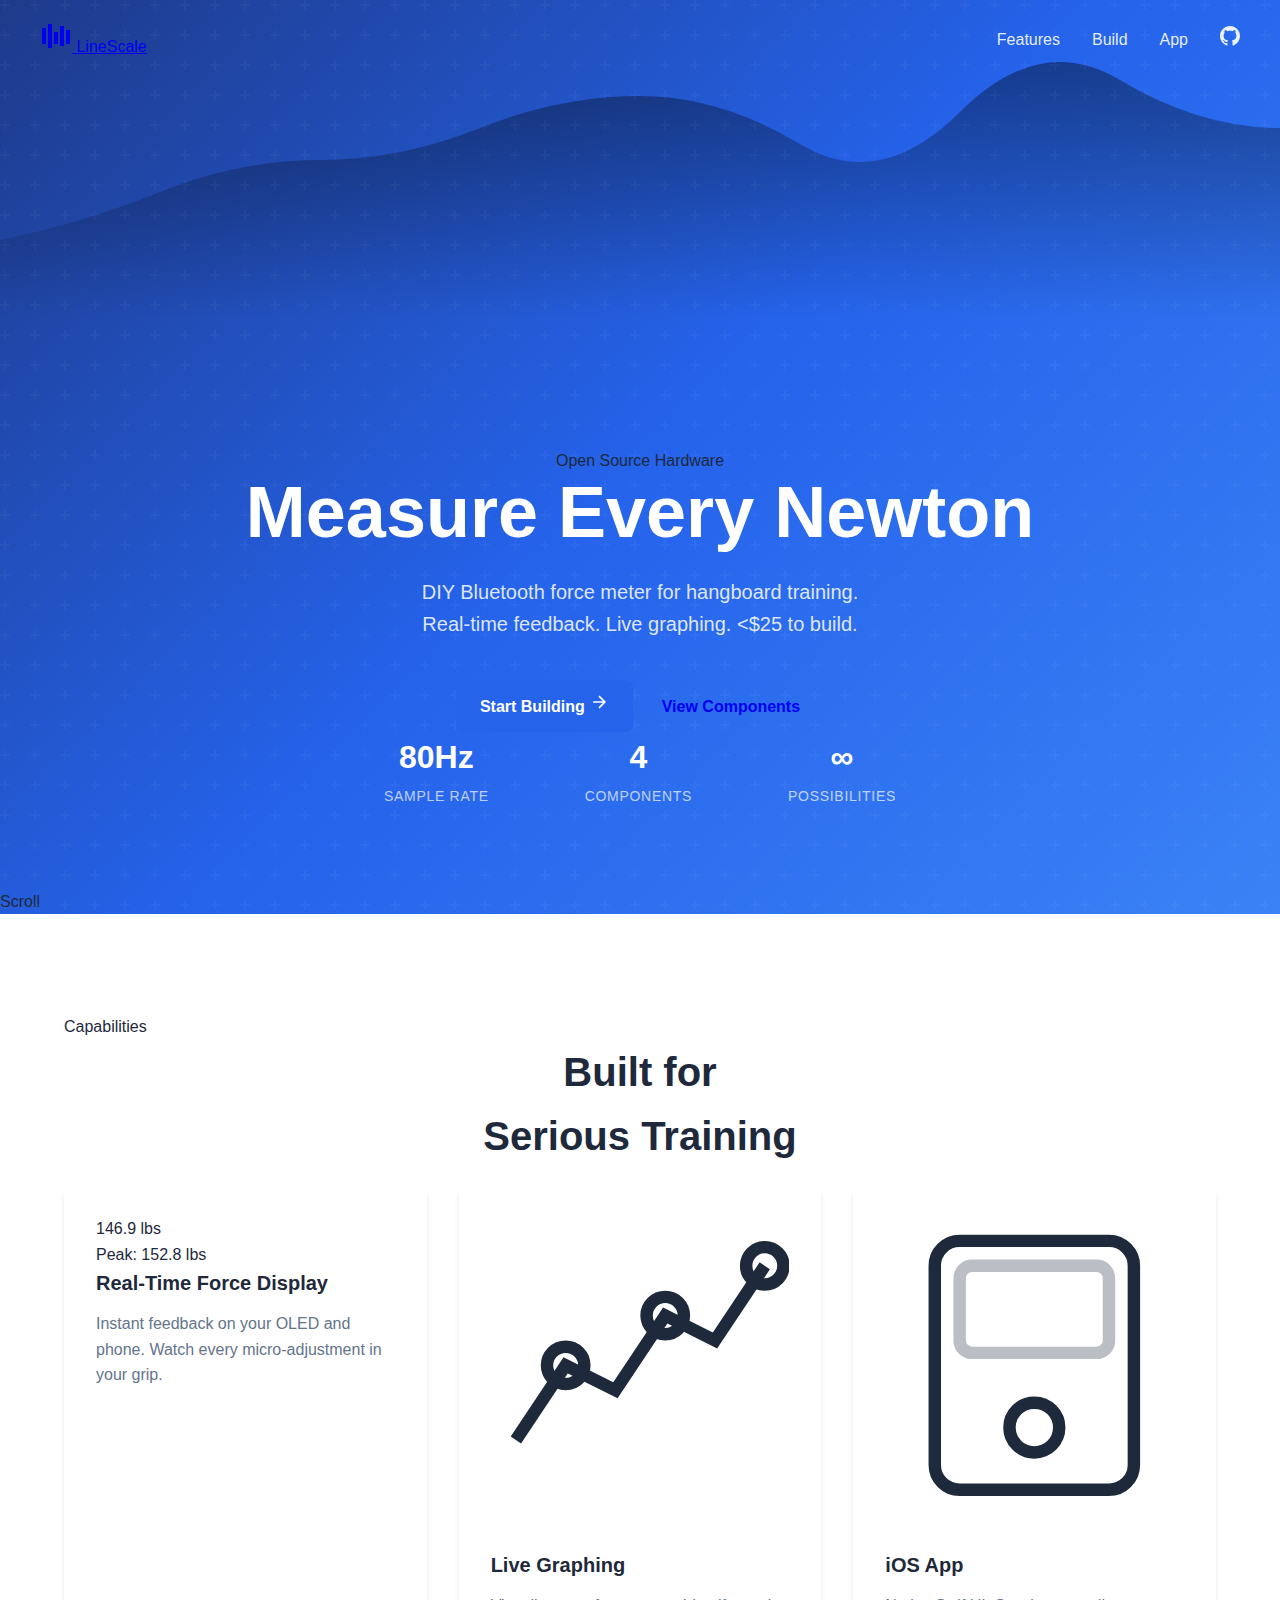
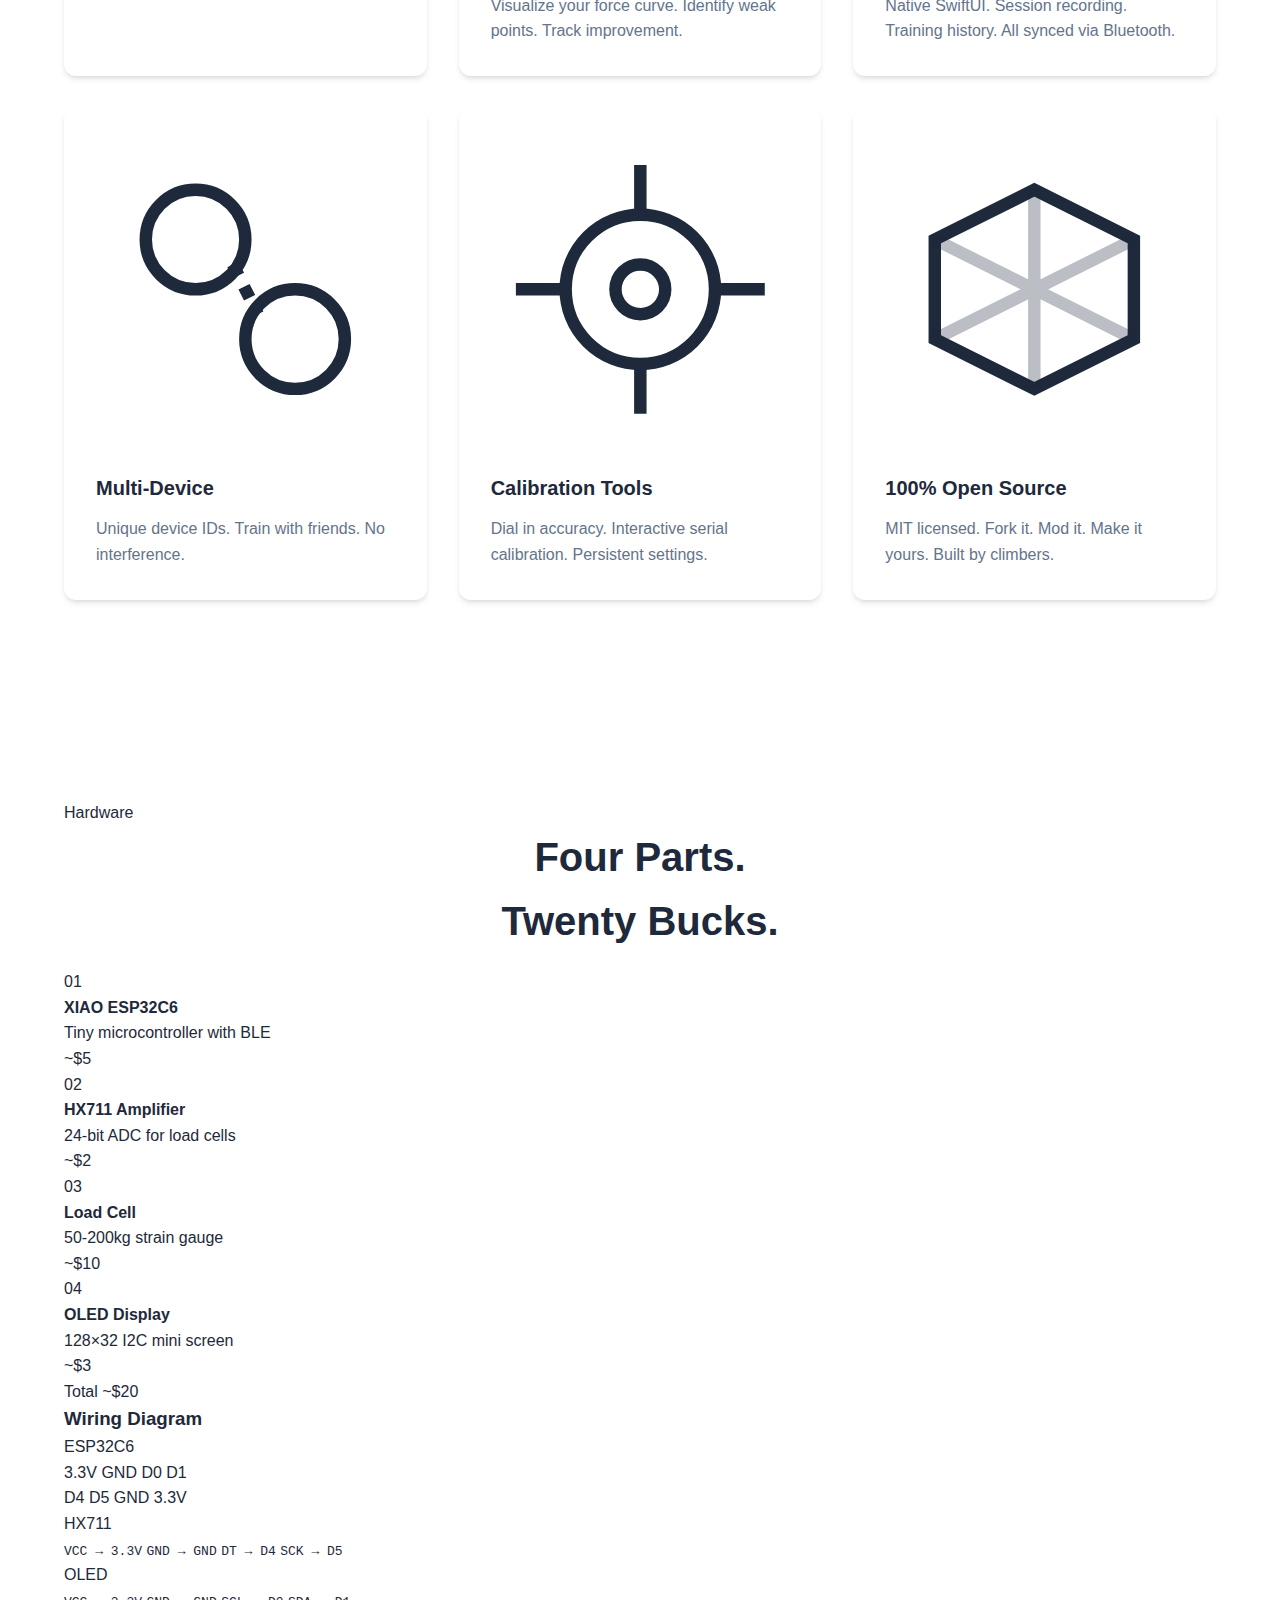
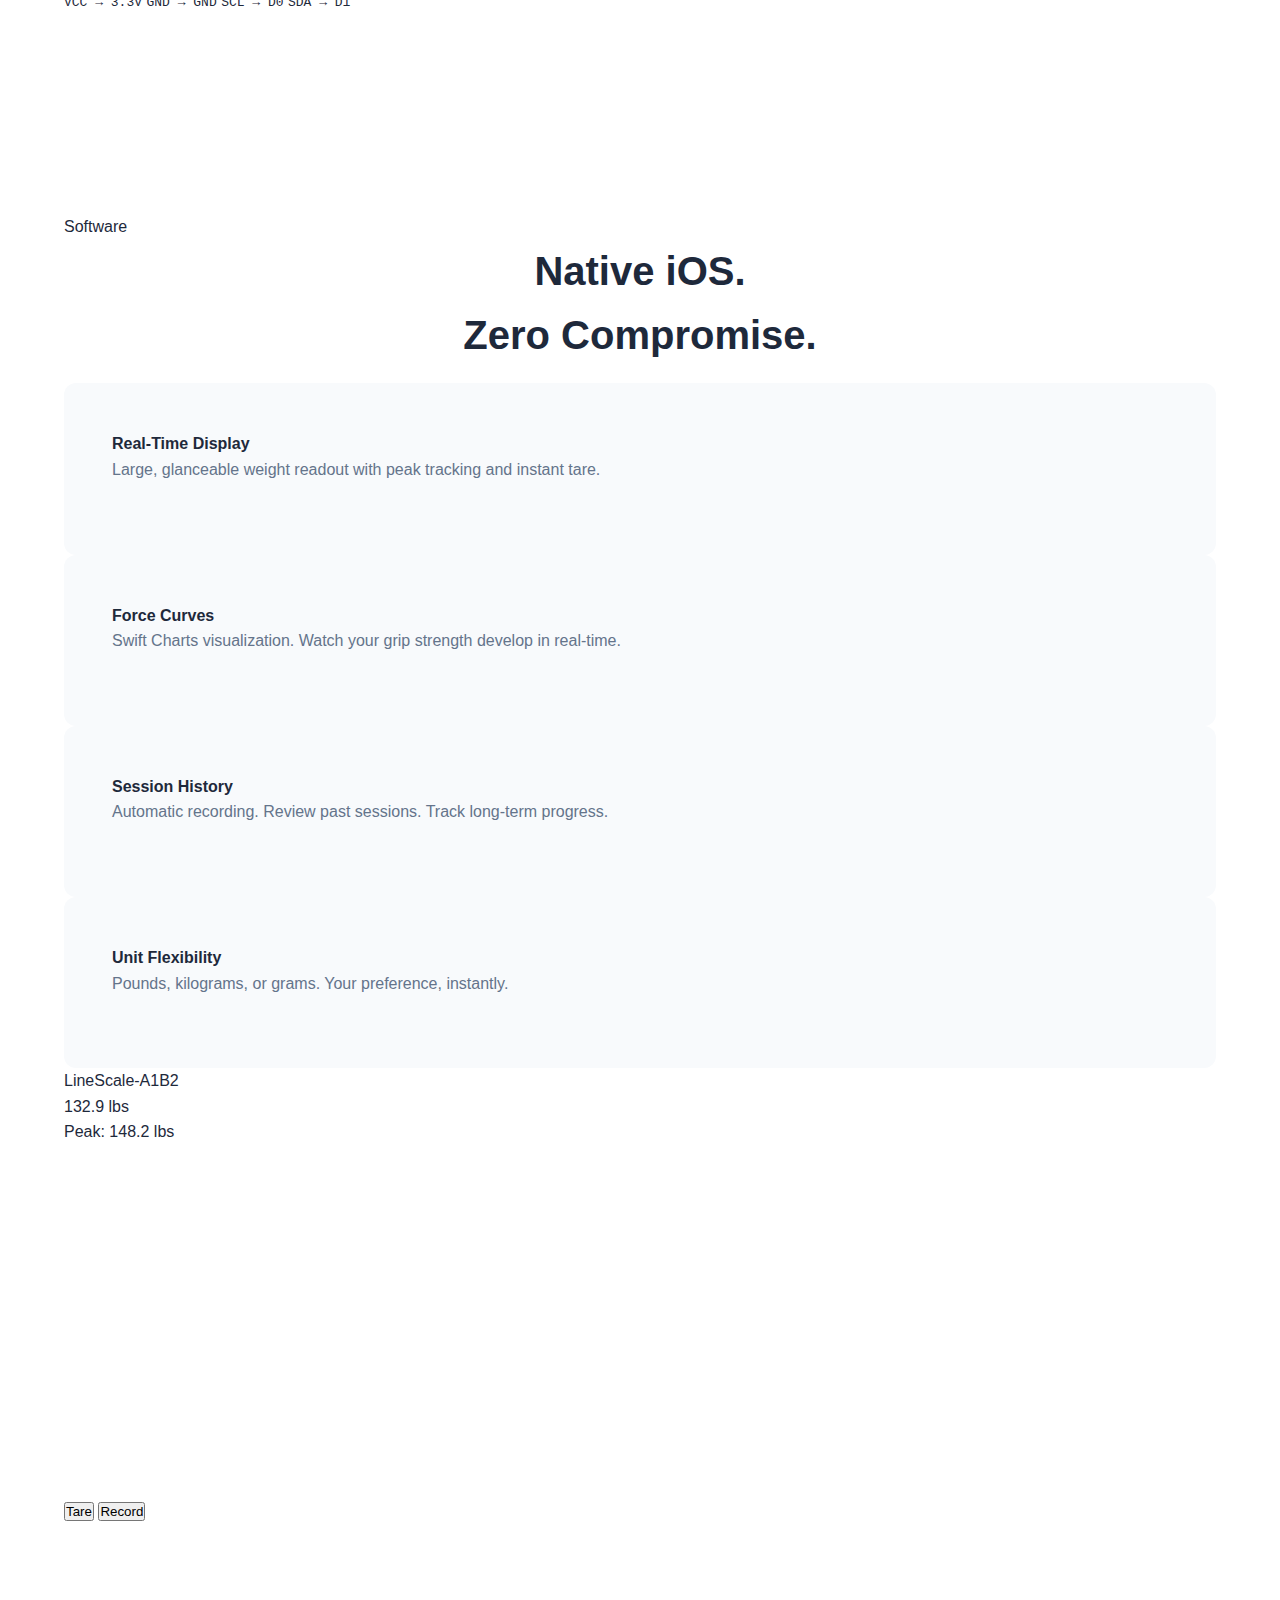
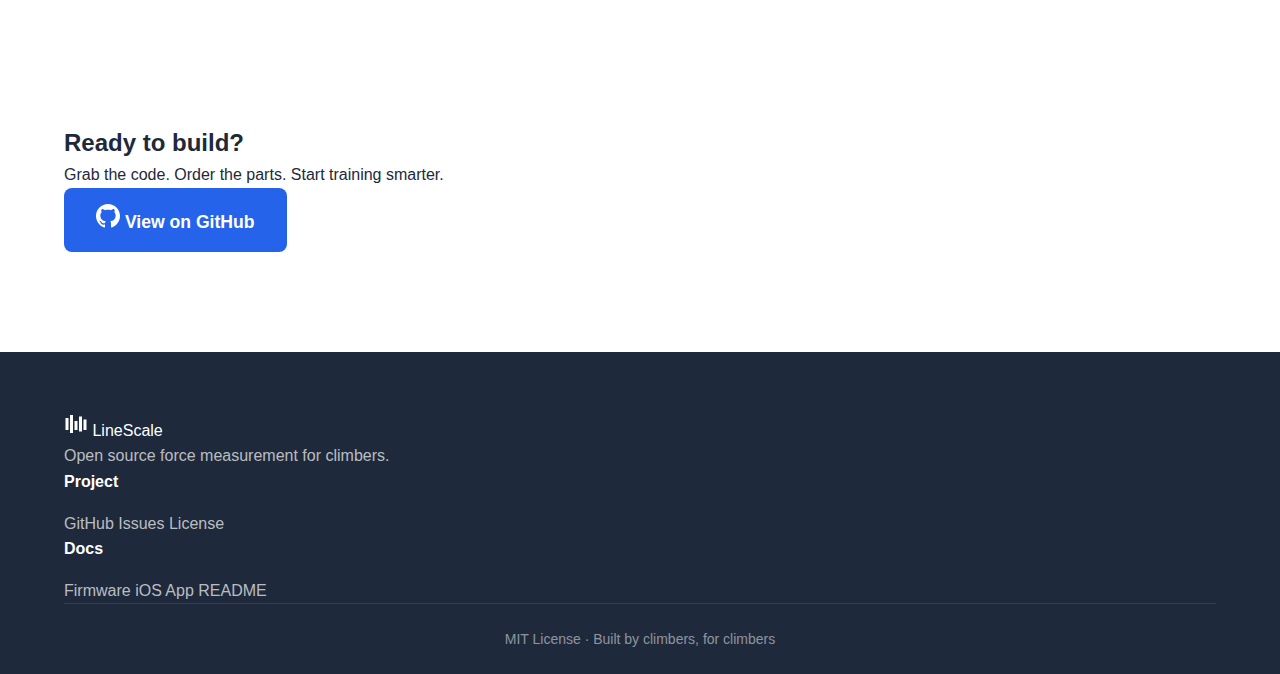
<file: docs/index.html>
<!DOCTYPE html>
<html lang="en">
<head>
    <meta charset="UTF-8">
    <meta name="viewport" content="width=device-width, initial-scale=1.0">
    <title>LineScale — Open Source Hangboard Force Meter</title>
    <meta name="description" content="Build your own Bluetooth force measurement device for climbing training. Real-time feedback, live graphing, under $25.">
    <link rel="stylesheet" href="assets/css/style.css">
    <link rel="preconnect" href="https://fonts.googleapis.com">
    <link rel="preconnect" href="https://fonts.gstatic.com" crossorigin>
    <link href="https://fonts.googleapis.com/css2?family=Bebas+Neue&family=JetBrains+Mono:wght@400;500;600&family=Outfit:wght@300;400;500;600&display=swap" rel="stylesheet">
</head>
<body>
    <!-- Grain overlay -->
    <div class="grain"></div>

    <!-- Navigation -->
    <nav class="nav">
        <a href="#" class="nav-logo">
            <svg width="32" height="32" viewBox="0 0 32 32" fill="none">
                <rect x="2" y="8" width="4" height="16" fill="currentColor"/>
                <rect x="8" y="4" width="4" height="24" fill="currentColor"/>
                <rect x="14" y="12" width="4" height="12" fill="currentColor"/>
                <rect x="20" y="6" width="4" height="20" fill="currentColor"/>
                <rect x="26" y="10" width="4" height="14" fill="currentColor"/>
            </svg>
            <span>LineScale</span>
        </a>
        <div class="nav-links">
            <a href="#features">Features</a>
            <a href="#build">Build</a>
            <a href="#app">App</a>
            <a href="https://github.com/CatastrophicCo/OpenScale" class="nav-github">
                <svg width="20" height="20" viewBox="0 0 24 24" fill="currentColor">
                    <path d="M12 0c-6.626 0-12 5.373-12 12 0 5.302 3.438 9.8 8.207 11.387.599.111.793-.261.793-.577v-2.234c-3.338.726-4.033-1.416-4.033-1.416-.546-1.387-1.333-1.756-1.333-1.756-1.089-.745.083-.729.083-.729 1.205.084 1.839 1.237 1.839 1.237 1.07 1.834 2.807 1.304 3.492.997.107-.775.418-1.305.762-1.604-2.665-.305-5.467-1.334-5.467-5.931 0-1.311.469-2.381 1.236-3.221-.124-.303-.535-1.524.117-3.176 0 0 1.008-.322 3.301 1.23.957-.266 1.983-.399 3.003-.404 1.02.005 2.047.138 3.006.404 2.291-1.552 3.297-1.23 3.297-1.23.653 1.653.242 2.874.118 3.176.77.84 1.235 1.911 1.235 3.221 0 4.609-2.807 5.624-5.479 5.921.43.372.823 1.102.823 2.222v3.293c0 .319.192.694.801.576 4.765-1.589 8.199-6.086 8.199-11.386 0-6.627-5.373-12-12-12z"/>
                </svg>
            </a>
        </div>
    </nav>

    <!-- Hero Section -->
    <header class="hero">
        <div class="hero-bg">
            <div class="hero-graph">
                <svg viewBox="0 0 800 200" preserveAspectRatio="none">
                    <defs>
                        <linearGradient id="graphGradient" x1="0%" y1="0%" x2="0%" y2="100%">
                            <stop offset="0%" style="stop-color:var(--accent);stop-opacity:0.4" />
                            <stop offset="100%" style="stop-color:var(--accent);stop-opacity:0" />
                        </linearGradient>
                    </defs>
                    <path class="graph-area" d="M0,200 L0,150 Q50,140 100,120 T200,100 T300,80 T400,60 T500,90 T600,70 T700,50 T800,80 L800,200 Z" fill="url(#graphGradient)"/>
                    <path class="graph-line" d="M0,150 Q50,140 100,120 T200,100 T300,80 T400,60 T500,90 T600,70 T700,50 T800,80" fill="none" stroke="var(--accent)" stroke-width="3"/>
                </svg>
            </div>
        </div>

        <div class="hero-content">
            <div class="hero-badge">
                <span class="pulse"></span>
                Open Source Hardware
            </div>
            <h1 class="hero-title">
                <span class="hero-title-line">Measure</span>
                <span class="hero-title-line accent">Every</span>
                <span class="hero-title-line">Newton</span>
            </h1>
            <p class="hero-subtitle">DIY Bluetooth force meter for hangboard training.<br>Real-time feedback. Live graphing. <span class="mono">&lt;$25</span> to build.</p>

            <div class="hero-actions">
                <a href="https://github.com/CatastrophicCo/OpenScale" class="btn btn-primary">
                    <span>Start Building</span>
                    <svg width="20" height="20" viewBox="0 0 24 24" fill="none" stroke="currentColor" stroke-width="2">
                        <path d="M5 12h14M12 5l7 7-7 7"/>
                    </svg>
                </a>
                <a href="#build" class="btn btn-ghost">View Components</a>
            </div>

            <div class="hero-stats">
                <div class="stat">
                    <span class="stat-value">80<span class="stat-unit">Hz</span></span>
                    <span class="stat-label">Sample Rate</span>
                </div>
                <div class="stat-divider"></div>
                <div class="stat">
                    <span class="stat-value">4</span>
                    <span class="stat-label">Components</span>
                </div>
                <div class="stat-divider"></div>
                <div class="stat">
                    <span class="stat-value">∞</span>
                    <span class="stat-label">Possibilities</span>
                </div>
            </div>
        </div>

        <div class="hero-scroll">
            <span>Scroll</span>
            <div class="scroll-line"></div>
        </div>
    </header>

    <!-- Features Section -->
    <section id="features" class="section section-features">
        <div class="container">
            <div class="section-header">
                <span class="section-tag">Capabilities</span>
                <h2 class="section-title">Built for<br><span class="accent">Serious Training</span></h2>
            </div>

            <div class="features-grid">
                <div class="feature-card feature-large">
                    <div class="feature-visual">
                        <div class="live-display">
                            <span class="display-value" data-value="147.3">147.3</span>
                            <span class="display-unit">lbs</span>
                        </div>
                        <div class="display-peak">Peak: 152.8 lbs</div>
                    </div>
                    <div class="feature-content">
                        <h3>Real-Time Force Display</h3>
                        <p>Instant feedback on your OLED and phone. Watch every micro-adjustment in your grip.</p>
                    </div>
                </div>

                <div class="feature-card">
                    <div class="feature-icon">
                        <svg viewBox="0 0 48 48" fill="none" stroke="currentColor" stroke-width="2">
                            <path d="M4 36 L12 24 L20 28 L28 16 L36 20 L44 8"/>
                            <circle cx="12" cy="24" r="3" fill="var(--accent)"/>
                            <circle cx="28" cy="16" r="3" fill="var(--accent)"/>
                            <circle cx="44" cy="8" r="3" fill="var(--accent)"/>
                        </svg>
                    </div>
                    <h3>Live Graphing</h3>
                    <p>Visualize your force curve. Identify weak points. Track improvement.</p>
                </div>

                <div class="feature-card">
                    <div class="feature-icon">
                        <svg viewBox="0 0 48 48" fill="none" stroke="currentColor" stroke-width="2">
                            <rect x="8" y="4" width="32" height="40" rx="4"/>
                            <rect x="12" y="8" width="24" height="14" rx="2" fill="var(--accent)" opacity="0.3"/>
                            <circle cx="24" cy="34" r="4"/>
                        </svg>
                    </div>
                    <h3>iOS App</h3>
                    <p>Native SwiftUI. Session recording. Training history. All synced via Bluetooth.</p>
                </div>

                <div class="feature-card">
                    <div class="feature-icon">
                        <svg viewBox="0 0 48 48" fill="none" stroke="currentColor" stroke-width="2">
                            <circle cx="16" cy="16" r="8"/>
                            <circle cx="32" cy="32" r="8"/>
                            <path d="M22 20 L26 28" stroke-dasharray="2 2"/>
                        </svg>
                    </div>
                    <h3>Multi-Device</h3>
                    <p>Unique device IDs. Train with friends. No interference.</p>
                </div>

                <div class="feature-card">
                    <div class="feature-icon">
                        <svg viewBox="0 0 48 48" fill="none" stroke="currentColor" stroke-width="2">
                            <path d="M24 4 L24 12 M24 36 L24 44 M4 24 L12 24 M36 24 L44 24"/>
                            <circle cx="24" cy="24" r="12"/>
                            <circle cx="24" cy="24" r="4" fill="var(--accent)"/>
                        </svg>
                    </div>
                    <h3>Calibration Tools</h3>
                    <p>Dial in accuracy. Interactive serial calibration. Persistent settings.</p>
                </div>

                <div class="feature-card">
                    <div class="feature-icon">
                        <svg viewBox="0 0 48 48" fill="none" stroke="currentColor" stroke-width="2">
                            <path d="M8 16 L24 8 L40 16 L40 32 L24 40 L8 32 Z"/>
                            <path d="M24 8 L24 40 M8 16 L40 32 M40 16 L8 32" opacity="0.3"/>
                        </svg>
                    </div>
                    <h3>100% Open Source</h3>
                    <p>MIT licensed. Fork it. Mod it. Make it yours. Built by climbers.</p>
                </div>
            </div>
        </div>
    </section>

    <!-- Build Section -->
    <section id="build" class="section section-build">
        <div class="container">
            <div class="section-header">
                <span class="section-tag">Hardware</span>
                <h2 class="section-title">Four Parts.<br><span class="accent">Twenty Bucks.</span></h2>
            </div>

            <div class="build-layout">
                <div class="parts-list">
                    <div class="part-item">
                        <div class="part-number">01</div>
                        <div class="part-info">
                            <h4>XIAO ESP32C6</h4>
                            <p>Tiny microcontroller with BLE</p>
                        </div>
                        <div class="part-price">~$5</div>
                    </div>
                    <div class="part-item">
                        <div class="part-number">02</div>
                        <div class="part-info">
                            <h4>HX711 Amplifier</h4>
                            <p>24-bit ADC for load cells</p>
                        </div>
                        <div class="part-price">~$2</div>
                    </div>
                    <div class="part-item">
                        <div class="part-number">03</div>
                        <div class="part-info">
                            <h4>Load Cell</h4>
                            <p>50-200kg strain gauge</p>
                        </div>
                        <div class="part-price">~$10</div>
                    </div>
                    <div class="part-item">
                        <div class="part-number">04</div>
                        <div class="part-info">
                            <h4>OLED Display</h4>
                            <p>128×32 I2C mini screen</p>
                        </div>
                        <div class="part-price">~$3</div>
                    </div>
                    <div class="part-total">
                        <span>Total</span>
                        <span class="total-price">~$20</span>
                    </div>
                </div>

                <div class="wiring-card">
                    <h3>Wiring Diagram</h3>
                    <div class="wiring-visual">
                        <div class="chip esp32">
                            <span class="chip-label">ESP32C6</span>
                            <div class="pins left">
                                <span>3.3V</span>
                                <span>GND</span>
                                <span>D0</span>
                                <span>D1</span>
                            </div>
                            <div class="pins right">
                                <span>D4</span>
                                <span>D5</span>
                                <span>GND</span>
                                <span>3.3V</span>
                            </div>
                        </div>
                    </div>
                    <div class="wiring-connections">
                        <div class="connection-group">
                            <span class="connection-label">HX711</span>
                            <div class="connection-list">
                                <code>VCC → 3.3V</code>
                                <code>GND → GND</code>
                                <code>DT → D4</code>
                                <code>SCK → D5</code>
                            </div>
                        </div>
                        <div class="connection-group">
                            <span class="connection-label">OLED</span>
                            <div class="connection-list">
                                <code>VCC → 3.3V</code>
                                <code>GND → GND</code>
                                <code>SCL → D0</code>
                                <code>SDA → D1</code>
                            </div>
                        </div>
                    </div>
                </div>
            </div>
        </div>
    </section>

    <!-- App Section -->
    <section id="app" class="section section-app">
        <div class="container">
            <div class="section-header">
                <span class="section-tag">Software</span>
                <h2 class="section-title">Native iOS.<br><span class="accent">Zero Compromise.</span></h2>
            </div>

            <div class="app-showcase">
                <div class="app-features-list">
                    <div class="app-feature">
                        <div class="app-feature-marker"></div>
                        <div class="app-feature-content">
                            <h4>Real-Time Display</h4>
                            <p>Large, glanceable weight readout with peak tracking and instant tare.</p>
                        </div>
                    </div>
                    <div class="app-feature">
                        <div class="app-feature-marker"></div>
                        <div class="app-feature-content">
                            <h4>Force Curves</h4>
                            <p>Swift Charts visualization. Watch your grip strength develop in real-time.</p>
                        </div>
                    </div>
                    <div class="app-feature">
                        <div class="app-feature-marker"></div>
                        <div class="app-feature-content">
                            <h4>Session History</h4>
                            <p>Automatic recording. Review past sessions. Track long-term progress.</p>
                        </div>
                    </div>
                    <div class="app-feature">
                        <div class="app-feature-marker"></div>
                        <div class="app-feature-content">
                            <h4>Unit Flexibility</h4>
                            <p>Pounds, kilograms, or grams. Your preference, instantly.</p>
                        </div>
                    </div>
                </div>

                <div class="app-preview">
                    <div class="phone-frame">
                        <div class="phone-screen">
                            <div class="app-mock">
                                <div class="app-header">
                                    <span class="status-dot connected"></span>
                                    <span>LineScale-A1B2</span>
                                </div>
                                <div class="app-weight">
                                    <span class="weight-value">134.7</span>
                                    <span class="weight-unit">lbs</span>
                                </div>
                                <div class="app-peak">Peak: 148.2 lbs</div>
                                <div class="app-graph">
                                    <svg viewBox="0 0 200 60" preserveAspectRatio="none">
                                        <path d="M0,50 Q20,45 40,40 T80,35 T120,25 T160,30 T200,20" fill="none" stroke="var(--accent)" stroke-width="2"/>
                                    </svg>
                                </div>
                                <div class="app-buttons">
                                    <button class="app-btn">Tare</button>
                                    <button class="app-btn primary">Record</button>
                                </div>
                            </div>
                        </div>
                    </div>
                </div>
            </div>
        </div>
    </section>

    <!-- CTA Section -->
    <section class="section section-cta">
        <div class="container">
            <div class="cta-content">
                <h2>Ready to build?</h2>
                <p>Grab the code. Order the parts. Start training smarter.</p>
                <div class="cta-actions">
                    <a href="https://github.com/CatastrophicCo/OpenScale" class="btn btn-primary btn-large">
                        <svg width="24" height="24" viewBox="0 0 24 24" fill="currentColor">
                            <path d="M12 0c-6.626 0-12 5.373-12 12 0 5.302 3.438 9.8 8.207 11.387.599.111.793-.261.793-.577v-2.234c-3.338.726-4.033-1.416-4.033-1.416-.546-1.387-1.333-1.756-1.333-1.756-1.089-.745.083-.729.083-.729 1.205.084 1.839 1.237 1.839 1.237 1.07 1.834 2.807 1.304 3.492.997.107-.775.418-1.305.762-1.604-2.665-.305-5.467-1.334-5.467-5.931 0-1.311.469-2.381 1.236-3.221-.124-.303-.535-1.524.117-3.176 0 0 1.008-.322 3.301 1.23.957-.266 1.983-.399 3.003-.404 1.02.005 2.047.138 3.006.404 2.291-1.552 3.297-1.23 3.297-1.23.653 1.653.242 2.874.118 3.176.77.84 1.235 1.911 1.235 3.221 0 4.609-2.807 5.624-5.479 5.921.43.372.823 1.102.823 2.222v3.293c0 .319.192.694.801.576 4.765-1.589 8.199-6.086 8.199-11.386 0-6.627-5.373-12-12-12z"/>
                        </svg>
                        <span>View on GitHub</span>
                    </a>
                </div>
            </div>
        </div>
    </section>

    <!-- Footer -->
    <footer class="footer">
        <div class="container">
            <div class="footer-grid">
                <div class="footer-brand">
                    <div class="footer-logo">
                        <svg width="24" height="24" viewBox="0 0 32 32" fill="none">
                            <rect x="2" y="8" width="4" height="16" fill="currentColor"/>
                            <rect x="8" y="4" width="4" height="24" fill="currentColor"/>
                            <rect x="14" y="12" width="4" height="12" fill="currentColor"/>
                            <rect x="20" y="6" width="4" height="20" fill="currentColor"/>
                            <rect x="26" y="10" width="4" height="14" fill="currentColor"/>
                        </svg>
                        <span>LineScale</span>
                    </div>
                    <p>Open source force measurement for climbers.</p>
                </div>
                <div class="footer-links">
                    <h4>Project</h4>
                    <a href="https://github.com/CatastrophicCo/OpenScale">GitHub</a>
                    <a href="https://github.com/CatastrophicCo/OpenScale/issues">Issues</a>
                    <a href="https://github.com/CatastrophicCo/OpenScale/blob/main/LICENSE">License</a>
                </div>
                <div class="footer-links">
                    <h4>Docs</h4>
                    <a href="https://github.com/CatastrophicCo/OpenScale/blob/main/docs/firmware-setup.md">Firmware</a>
                    <a href="https://github.com/CatastrophicCo/OpenScale/blob/main/docs/ios-app-setup.md">iOS App</a>
                    <a href="https://github.com/CatastrophicCo/OpenScale/blob/main/README.md">README</a>
                </div>
            </div>
            <div class="footer-bottom">
                <p>MIT License · Built by climbers, for climbers</p>
            </div>
        </div>
    </footer>

    <script>
        // Animate the display value
        const displayValue = document.querySelector('.display-value');
        if (displayValue) {
            setInterval(() => {
                const base = 147;
                const variation = (Math.random() - 0.5) * 4;
                displayValue.textContent = (base + variation).toFixed(1);
            }, 150);
        }

        // Animate phone weight
        const phoneWeight = document.querySelector('.weight-value');
        if (phoneWeight) {
            setInterval(() => {
                const base = 134;
                const variation = (Math.random() - 0.5) * 3;
                phoneWeight.textContent = (base + variation).toFixed(1);
            }, 200);
        }

        // Scroll reveal
        const observerOptions = { threshold: 0.1, rootMargin: '0px 0px -50px 0px' };
        const observer = new IntersectionObserver((entries) => {
            entries.forEach(entry => {
                if (entry.isIntersecting) {
                    entry.target.classList.add('visible');
                }
            });
        }, observerOptions);

        document.querySelectorAll('.feature-card, .part-item, .app-feature, .wiring-card').forEach(el => {
            observer.observe(el);
        });
    </script>
</body>
</html>
</file>
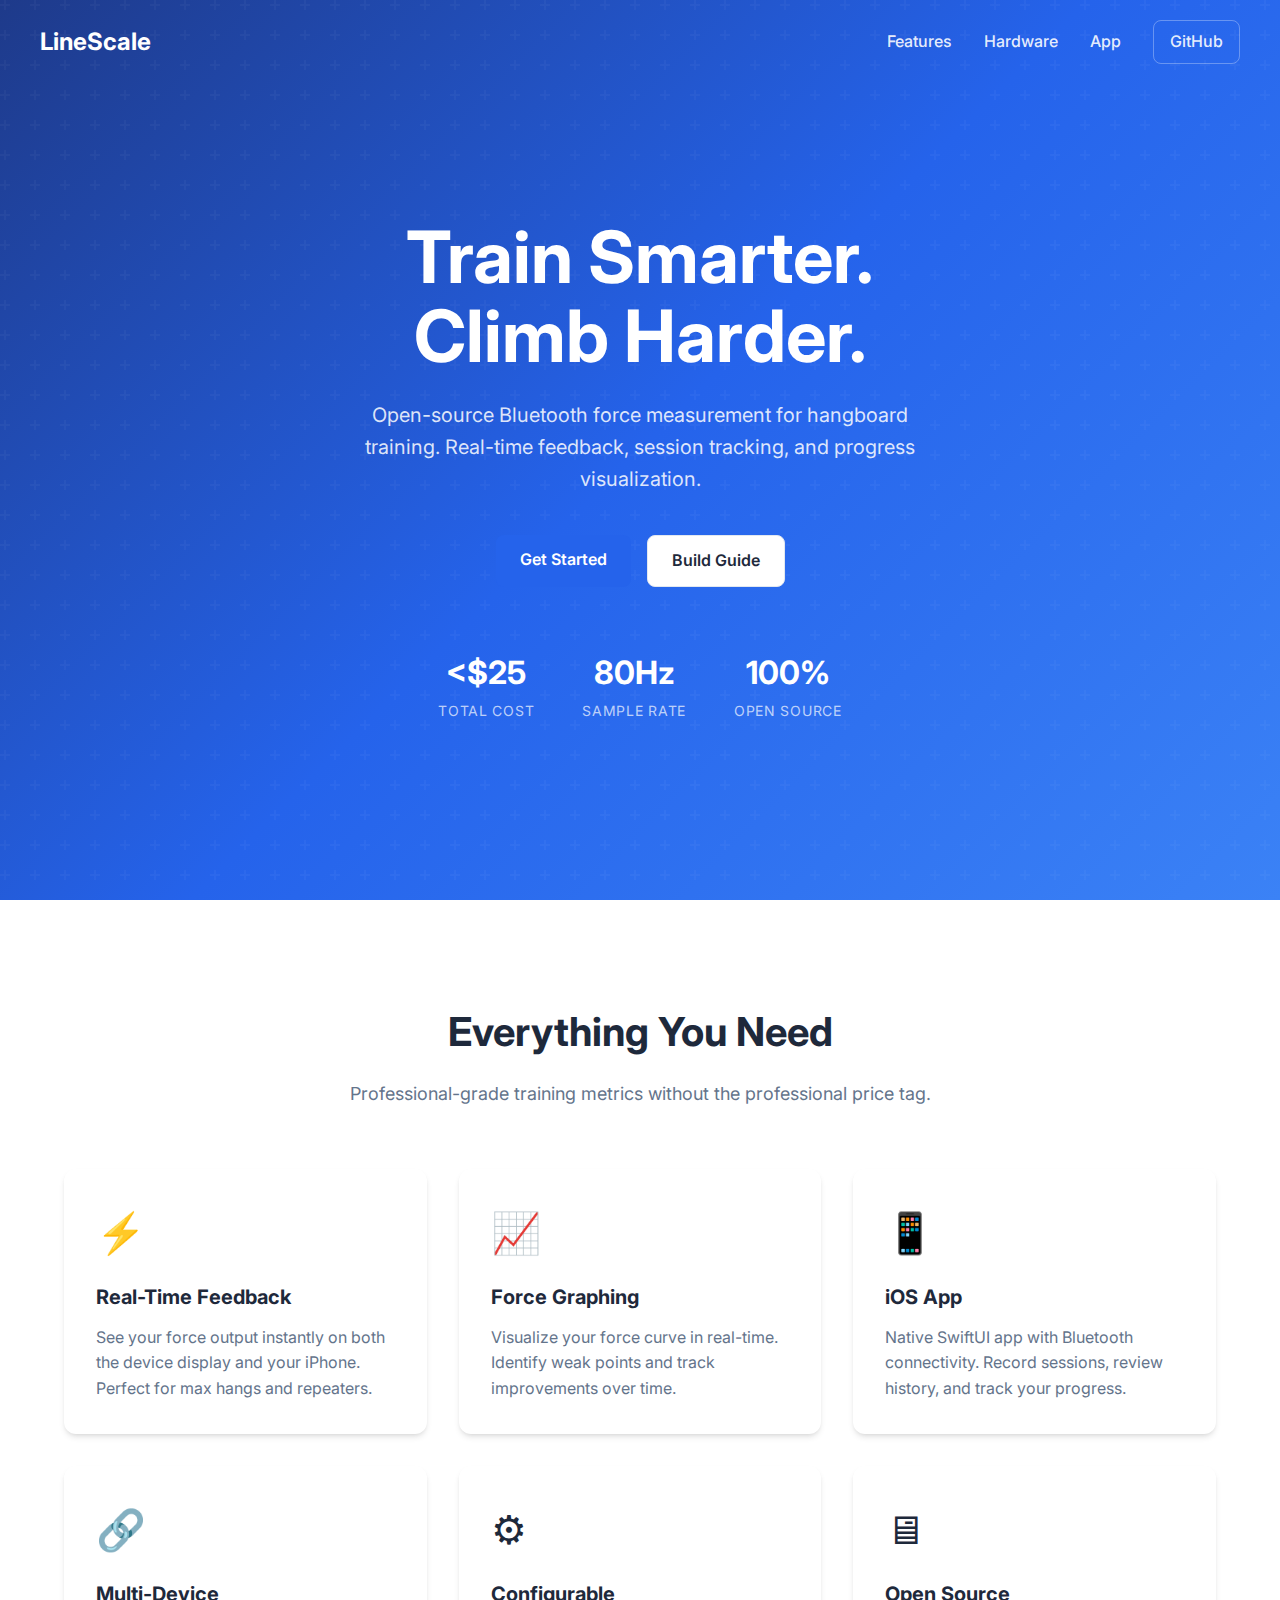
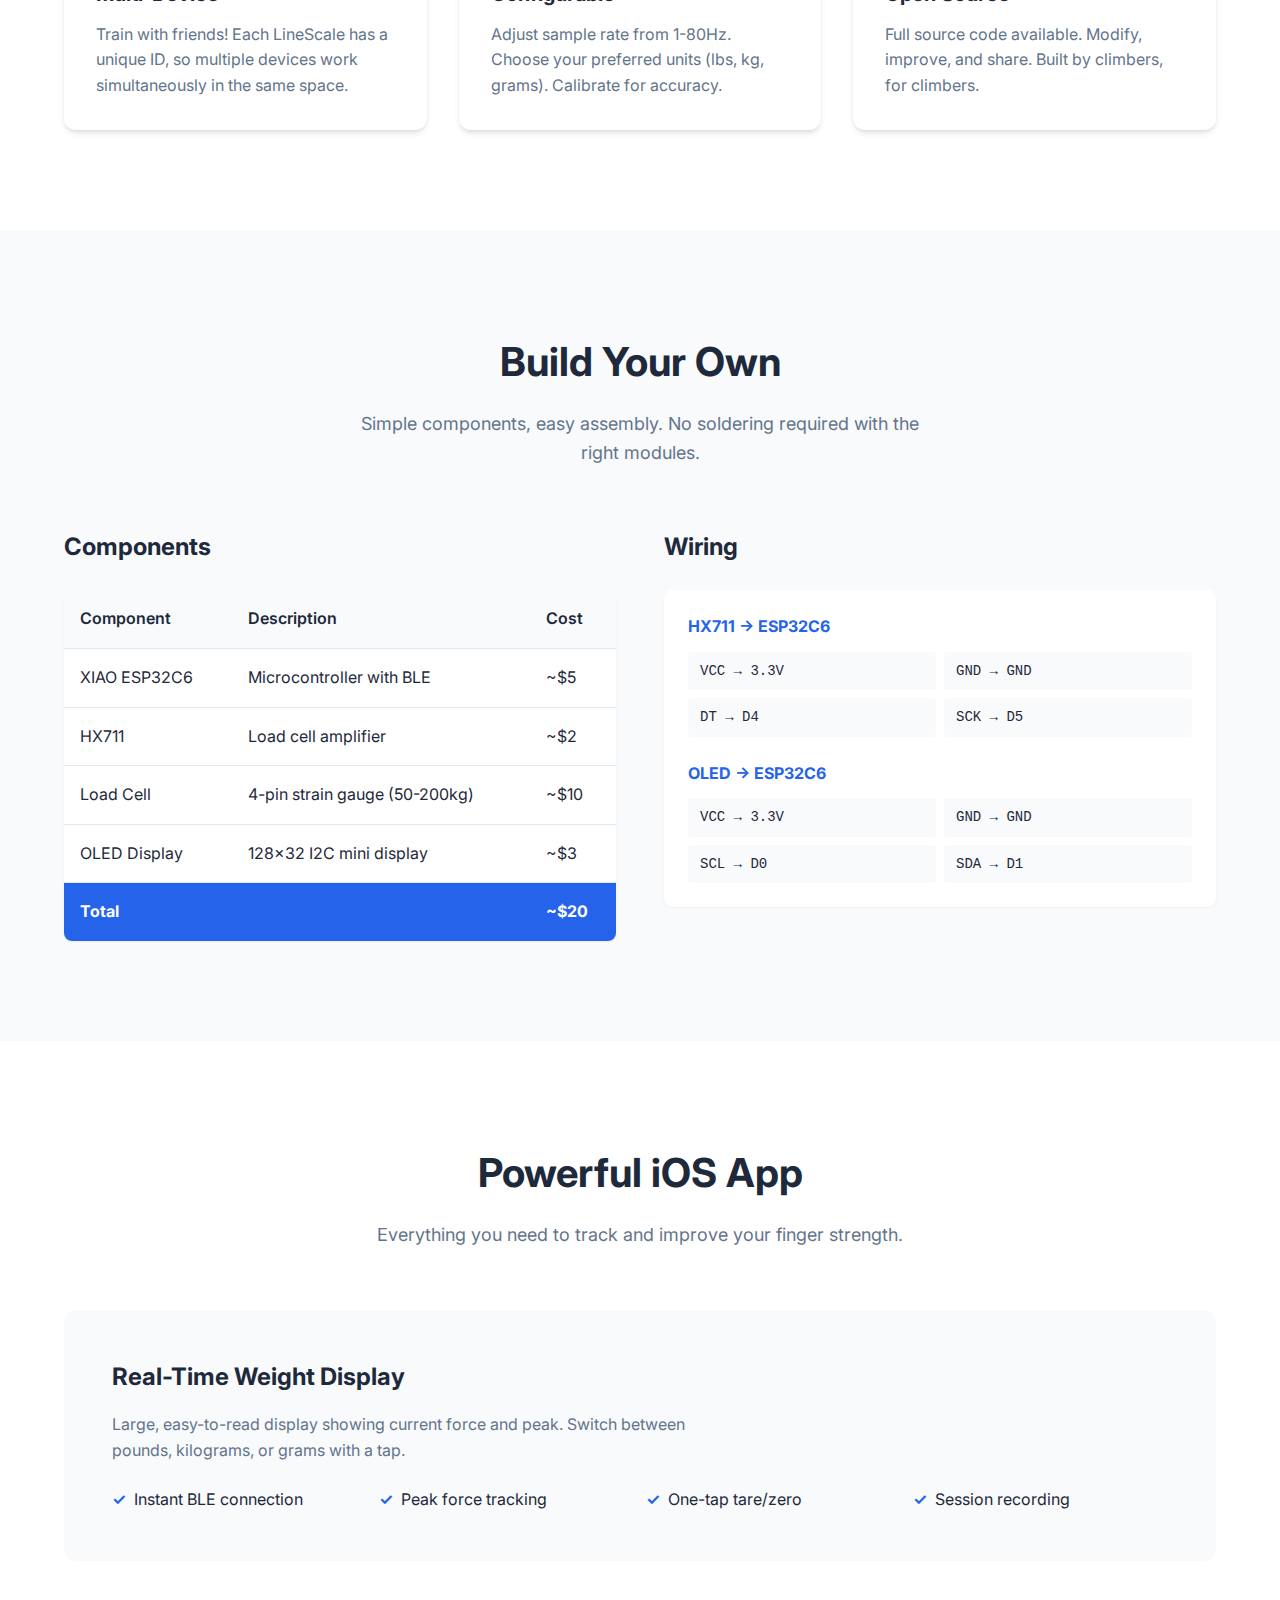
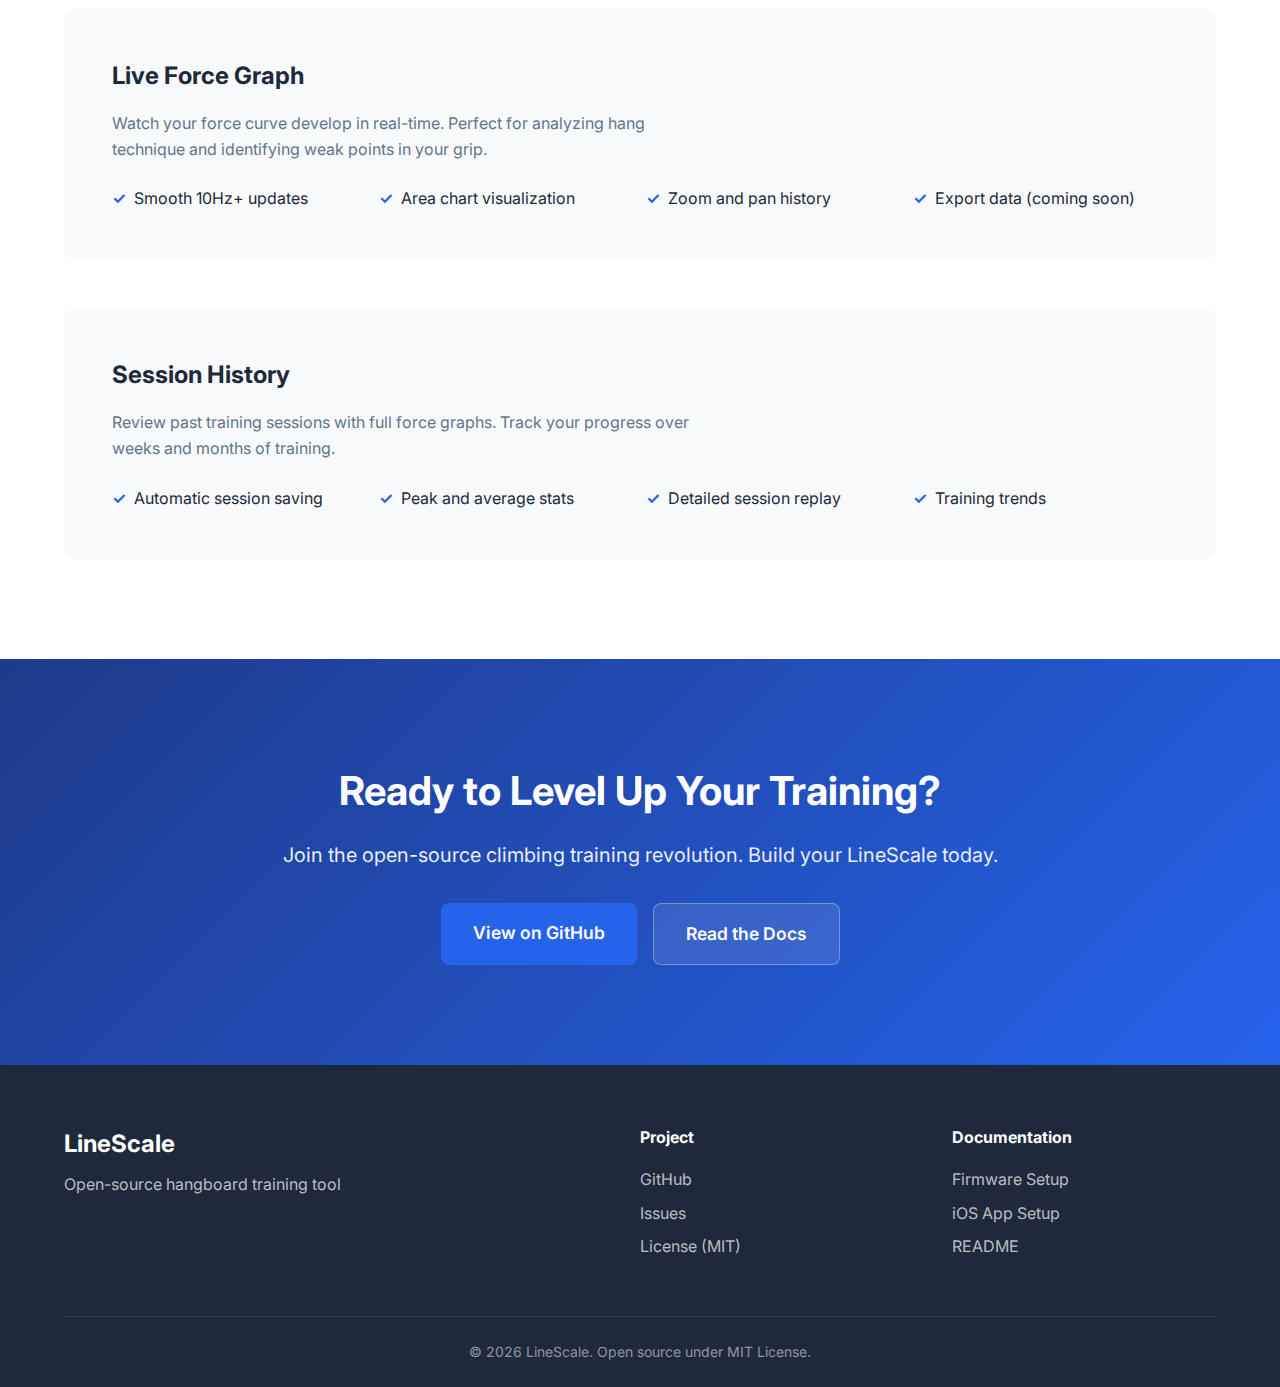
<file: website/index.html>
<!DOCTYPE html>
<html lang="en">
<head>
    <meta charset="UTF-8">
    <meta name="viewport" content="width=device-width, initial-scale=1.0">
    <title>LineScale - Bluetooth Hangboard Training Scale</title>
    <meta name="description" content="Open-source Bluetooth-enabled force measurement device for climbing and hangboard training. Build your own for under $25.">
    <link rel="stylesheet" href="assets/css/style.css">
    <link rel="preconnect" href="https://fonts.googleapis.com">
    <link rel="preconnect" href="https://fonts.gstatic.com" crossorigin>
    <link href="https://fonts.googleapis.com/css2?family=Inter:wght@400;500;600;700&display=swap" rel="stylesheet">
</head>
<body>
    <!-- Hero Section -->
    <header class="hero">
        <nav class="nav">
            <div class="nav-brand">LineScale</div>
            <div class="nav-links">
                <a href="#features">Features</a>
                <a href="#hardware">Hardware</a>
                <a href="#app">App</a>
                <a href="https://github.com/CatastrophicCo/OpenScale" class="btn btn-outline">GitHub</a>
            </div>
        </nav>

        <div class="hero-content">
            <h1>Train Smarter.<br>Climb Harder.</h1>
            <p class="hero-subtitle">Open-source Bluetooth force measurement for hangboard training. Real-time feedback, session tracking, and progress visualization.</p>
            <div class="hero-buttons">
                <a href="https://github.com/CatastrophicCo/OpenScale" class="btn btn-primary">Get Started</a>
                <a href="#hardware" class="btn btn-secondary">Build Guide</a>
            </div>
            <div class="hero-stats">
                <div class="stat">
                    <span class="stat-value">&lt;$25</span>
                    <span class="stat-label">Total Cost</span>
                </div>
                <div class="stat">
                    <span class="stat-value">80Hz</span>
                    <span class="stat-label">Sample Rate</span>
                </div>
                <div class="stat">
                    <span class="stat-value">100%</span>
                    <span class="stat-label">Open Source</span>
                </div>
            </div>
        </div>
    </header>

    <!-- Features Section -->
    <section id="features" class="section">
        <div class="container">
            <h2 class="section-title">Everything You Need</h2>
            <p class="section-subtitle">Professional-grade training metrics without the professional price tag.</p>

            <div class="features-grid">
                <div class="feature-card">
                    <div class="feature-icon">&#9889;</div>
                    <h3>Real-Time Feedback</h3>
                    <p>See your force output instantly on both the device display and your iPhone. Perfect for max hangs and repeaters.</p>
                </div>

                <div class="feature-card">
                    <div class="feature-icon">&#128200;</div>
                    <h3>Force Graphing</h3>
                    <p>Visualize your force curve in real-time. Identify weak points and track improvements over time.</p>
                </div>

                <div class="feature-card">
                    <div class="feature-icon">&#128241;</div>
                    <h3>iOS App</h3>
                    <p>Native SwiftUI app with Bluetooth connectivity. Record sessions, review history, and track your progress.</p>
                </div>

                <div class="feature-card">
                    <div class="feature-icon">&#128279;</div>
                    <h3>Multi-Device</h3>
                    <p>Train with friends! Each LineScale has a unique ID, so multiple devices work simultaneously in the same space.</p>
                </div>

                <div class="feature-card">
                    <div class="feature-icon">&#9881;</div>
                    <h3>Configurable</h3>
                    <p>Adjust sample rate from 1-80Hz. Choose your preferred units (lbs, kg, grams). Calibrate for accuracy.</p>
                </div>

                <div class="feature-card">
                    <div class="feature-icon">&#128421;</div>
                    <h3>Open Source</h3>
                    <p>Full source code available. Modify, improve, and share. Built by climbers, for climbers.</p>
                </div>
            </div>
        </div>
    </section>

    <!-- Hardware Section -->
    <section id="hardware" class="section section-alt">
        <div class="container">
            <h2 class="section-title">Build Your Own</h2>
            <p class="section-subtitle">Simple components, easy assembly. No soldering required with the right modules.</p>

            <div class="hardware-grid">
                <div class="hardware-list">
                    <h3>Components</h3>
                    <table class="hardware-table">
                        <thead>
                            <tr>
                                <th>Component</th>
                                <th>Description</th>
                                <th>Cost</th>
                            </tr>
                        </thead>
                        <tbody>
                            <tr>
                                <td>XIAO ESP32C6</td>
                                <td>Microcontroller with BLE</td>
                                <td>~$5</td>
                            </tr>
                            <tr>
                                <td>HX711</td>
                                <td>Load cell amplifier</td>
                                <td>~$2</td>
                            </tr>
                            <tr>
                                <td>Load Cell</td>
                                <td>4-pin strain gauge (50-200kg)</td>
                                <td>~$10</td>
                            </tr>
                            <tr>
                                <td>OLED Display</td>
                                <td>128x32 I2C mini display</td>
                                <td>~$3</td>
                            </tr>
                            <tr class="total-row">
                                <td colspan="2"><strong>Total</strong></td>
                                <td><strong>~$20</strong></td>
                            </tr>
                        </tbody>
                    </table>
                </div>

                <div class="wiring-diagram">
                    <h3>Wiring</h3>
                    <div class="wiring-box">
                        <div class="wiring-section">
                            <h4>HX711 → ESP32C6</h4>
                            <ul>
                                <li>VCC → 3.3V</li>
                                <li>GND → GND</li>
                                <li>DT → D4</li>
                                <li>SCK → D5</li>
                            </ul>
                        </div>
                        <div class="wiring-section">
                            <h4>OLED → ESP32C6</h4>
                            <ul>
                                <li>VCC → 3.3V</li>
                                <li>GND → GND</li>
                                <li>SCL → D0</li>
                                <li>SDA → D1</li>
                            </ul>
                        </div>
                    </div>
                </div>
            </div>
        </div>
    </section>

    <!-- App Section -->
    <section id="app" class="section">
        <div class="container">
            <h2 class="section-title">Powerful iOS App</h2>
            <p class="section-subtitle">Everything you need to track and improve your finger strength.</p>

            <div class="app-features">
                <div class="app-feature">
                    <div class="app-feature-content">
                        <h3>Real-Time Weight Display</h3>
                        <p>Large, easy-to-read display showing current force and peak. Switch between pounds, kilograms, or grams with a tap.</p>
                        <ul class="feature-list">
                            <li>Instant BLE connection</li>
                            <li>Peak force tracking</li>
                            <li>One-tap tare/zero</li>
                            <li>Session recording</li>
                        </ul>
                    </div>
                </div>

                <div class="app-feature">
                    <div class="app-feature-content">
                        <h3>Live Force Graph</h3>
                        <p>Watch your force curve develop in real-time. Perfect for analyzing hang technique and identifying weak points in your grip.</p>
                        <ul class="feature-list">
                            <li>Smooth 10Hz+ updates</li>
                            <li>Area chart visualization</li>
                            <li>Zoom and pan history</li>
                            <li>Export data (coming soon)</li>
                        </ul>
                    </div>
                </div>

                <div class="app-feature">
                    <div class="app-feature-content">
                        <h3>Session History</h3>
                        <p>Review past training sessions with full force graphs. Track your progress over weeks and months of training.</p>
                        <ul class="feature-list">
                            <li>Automatic session saving</li>
                            <li>Peak and average stats</li>
                            <li>Detailed session replay</li>
                            <li>Training trends</li>
                        </ul>
                    </div>
                </div>
            </div>
        </div>
    </section>

    <!-- CTA Section -->
    <section class="section cta-section">
        <div class="container">
            <h2>Ready to Level Up Your Training?</h2>
            <p>Join the open-source climbing training revolution. Build your LineScale today.</p>
            <div class="cta-buttons">
                <a href="https://github.com/CatastrophicCo/OpenScale" class="btn btn-primary btn-large">View on GitHub</a>
                <a href="https://github.com/CatastrophicCo/OpenScale/blob/main/docs/firmware-setup.md" class="btn btn-secondary btn-large">Read the Docs</a>
            </div>
        </div>
    </section>

    <!-- Footer -->
    <footer class="footer">
        <div class="container">
            <div class="footer-content">
                <div class="footer-brand">
                    <h3>LineScale</h3>
                    <p>Open-source hangboard training tool</p>
                </div>
                <div class="footer-links">
                    <h4>Project</h4>
                    <ul>
                        <li><a href="https://github.com/CatastrophicCo/OpenScale">GitHub</a></li>
                        <li><a href="https://github.com/CatastrophicCo/OpenScale/issues">Issues</a></li>
                        <li><a href="https://github.com/CatastrophicCo/OpenScale/blob/main/LICENSE">License (MIT)</a></li>
                    </ul>
                </div>
                <div class="footer-links">
                    <h4>Documentation</h4>
                    <ul>
                        <li><a href="https://github.com/CatastrophicCo/OpenScale/blob/main/docs/firmware-setup.md">Firmware Setup</a></li>
                        <li><a href="https://github.com/CatastrophicCo/OpenScale/blob/main/docs/ios-app-setup.md">iOS App Setup</a></li>
                        <li><a href="https://github.com/CatastrophicCo/OpenScale/blob/main/README.md">README</a></li>
                    </ul>
                </div>
            </div>
            <div class="footer-bottom">
                <p>&copy; 2026 LineScale. Open source under MIT License.</p>
            </div>
        </div>
    </footer>
</body>
</html>
</file>
<file: docs/assets/css/style.css>
/* OpenScale Website Styles */

:root {
    --color-primary: #2563eb;
    --color-primary-dark: #1d4ed8;
    --color-secondary: #64748b;
    --color-accent: #f59e0b;
    --color-background: #ffffff;
    --color-background-alt: #f8fafc;
    --color-text: #1e293b;
    --color-text-muted: #64748b;
    --color-border: #e2e8f0;
    --font-family: 'Inter', -apple-system, BlinkMacSystemFont, 'Segoe UI', Roboto, sans-serif;
    --shadow-sm: 0 1px 2px 0 rgb(0 0 0 / 0.05);
    --shadow-md: 0 4px 6px -1px rgb(0 0 0 / 0.1), 0 2px 4px -2px rgb(0 0 0 / 0.1);
    --shadow-lg: 0 10px 15px -3px rgb(0 0 0 / 0.1), 0 4px 6px -4px rgb(0 0 0 / 0.1);
    --radius: 8px;
    --radius-lg: 12px;
}

* {
    margin: 0;
    padding: 0;
    box-sizing: border-box;
}

html {
    scroll-behavior: smooth;
}

body {
    font-family: var(--font-family);
    color: var(--color-text);
    line-height: 1.6;
    background: var(--color-background);
}

.container {
    max-width: 1200px;
    margin: 0 auto;
    padding: 0 24px;
}

/* Navigation */
.nav {
    display: flex;
    justify-content: space-between;
    align-items: center;
    padding: 20px 40px;
    position: absolute;
    top: 0;
    left: 0;
    right: 0;
    z-index: 100;
}

.nav-brand {
    font-size: 1.5rem;
    font-weight: 700;
    color: white;
}

.nav-links {
    display: flex;
    gap: 32px;
    align-items: center;
}

.nav-links a {
    color: rgba(255, 255, 255, 0.9);
    text-decoration: none;
    font-weight: 500;
    transition: color 0.2s;
}

.nav-links a:hover {
    color: white;
}

/* Buttons */
.btn {
    display: inline-block;
    padding: 12px 24px;
    border-radius: var(--radius);
    font-weight: 600;
    text-decoration: none;
    transition: all 0.2s;
    cursor: pointer;
    border: none;
    font-size: 1rem;
}

.btn-primary {
    background: var(--color-primary);
    color: white;
}

.btn-primary:hover {
    background: var(--color-primary-dark);
    transform: translateY(-1px);
}

.btn-secondary {
    background: white;
    color: var(--color-text);
    border: 1px solid var(--color-border);
}

.btn-secondary:hover {
    background: var(--color-background-alt);
    border-color: var(--color-secondary);
}

.btn-outline {
    background: transparent;
    color: white;
    border: 1px solid rgba(255, 255, 255, 0.3);
    padding: 8px 16px;
}

.btn-outline:hover {
    background: rgba(255, 255, 255, 0.1);
    border-color: rgba(255, 255, 255, 0.5);
}

.btn-large {
    padding: 16px 32px;
    font-size: 1.1rem;
}

/* Hero Section */
.hero {
    background: linear-gradient(135deg, #1e3a8a 0%, #2563eb 50%, #3b82f6 100%);
    min-height: 100vh;
    display: flex;
    flex-direction: column;
    position: relative;
    overflow: hidden;
}

.hero::before {
    content: '';
    position: absolute;
    top: 0;
    left: 0;
    right: 0;
    bottom: 0;
    background: url("data:image/svg+xml,%3Csvg width='60' height='60' viewBox='0 0 60 60' xmlns='http://www.w3.org/2000/svg'%3E%3Cg fill='none' fill-rule='evenodd'%3E%3Cg fill='%23ffffff' fill-opacity='0.03'%3E%3Cpath d='M36 34v-4h-2v4h-4v2h4v4h2v-4h4v-2h-4zm0-30V0h-2v4h-4v2h4v4h2V6h4V4h-4zM6 34v-4H4v4H0v2h4v4h2v-4h4v-2H6zM6 4V0H4v4H0v2h4v4h2V6h4V4H6z'/%3E%3C/g%3E%3C/g%3E%3C/svg%3E");
}

.hero-content {
    flex: 1;
    display: flex;
    flex-direction: column;
    justify-content: center;
    align-items: center;
    text-align: center;
    padding: 120px 24px 80px;
    position: relative;
    z-index: 1;
}

.hero h1 {
    font-size: clamp(2.5rem, 6vw, 4.5rem);
    font-weight: 700;
    color: white;
    line-height: 1.1;
    margin-bottom: 24px;
}

.hero-subtitle {
    font-size: 1.25rem;
    color: rgba(255, 255, 255, 0.85);
    max-width: 600px;
    margin-bottom: 40px;
}

.hero-buttons {
    display: flex;
    gap: 16px;
    flex-wrap: wrap;
    justify-content: center;
    margin-bottom: 60px;
}

.hero-stats {
    display: flex;
    gap: 48px;
    flex-wrap: wrap;
    justify-content: center;
}

.stat {
    text-align: center;
}

.stat-value {
    display: block;
    font-size: 2rem;
    font-weight: 700;
    color: white;
}

.stat-label {
    font-size: 0.875rem;
    color: rgba(255, 255, 255, 0.7);
    text-transform: uppercase;
    letter-spacing: 0.05em;
}

/* Sections */
.section {
    padding: 100px 0;
}

.section-alt {
    background: var(--color-background-alt);
}

.section-title {
    font-size: 2.5rem;
    font-weight: 700;
    text-align: center;
    margin-bottom: 16px;
}

.section-subtitle {
    font-size: 1.125rem;
    color: var(--color-text-muted);
    text-align: center;
    max-width: 600px;
    margin: 0 auto 60px;
}

/* Features Grid */
.features-grid {
    display: grid;
    grid-template-columns: repeat(auto-fit, minmax(320px, 1fr));
    gap: 32px;
}

.feature-card {
    background: white;
    padding: 32px;
    border-radius: var(--radius-lg);
    box-shadow: var(--shadow-md);
    transition: transform 0.2s, box-shadow 0.2s;
}

.feature-card:hover {
    transform: translateY(-4px);
    box-shadow: var(--shadow-lg);
}

.feature-icon {
    font-size: 2.5rem;
    margin-bottom: 16px;
}

.feature-card h3 {
    font-size: 1.25rem;
    margin-bottom: 12px;
}

.feature-card p {
    color: var(--color-text-muted);
}

/* Hardware Section */
.hardware-grid {
    display: grid;
    grid-template-columns: 1fr 1fr;
    gap: 48px;
    align-items: start;
}

@media (max-width: 768px) {
    .hardware-grid {
        grid-template-columns: 1fr;
    }
}

.hardware-list h3,
.wiring-diagram h3 {
    font-size: 1.5rem;
    margin-bottom: 24px;
}

.hardware-table {
    width: 100%;
    border-collapse: collapse;
    background: white;
    border-radius: var(--radius);
    overflow: hidden;
    box-shadow: var(--shadow-sm);
}

.hardware-table th,
.hardware-table td {
    padding: 16px;
    text-align: left;
    border-bottom: 1px solid var(--color-border);
}

.hardware-table th {
    background: var(--color-background-alt);
    font-weight: 600;
}

.hardware-table .total-row td {
    background: var(--color-primary);
    color: white;
    border-bottom: none;
}

.wiring-box {
    background: white;
    padding: 24px;
    border-radius: var(--radius);
    box-shadow: var(--shadow-sm);
}

.wiring-section {
    margin-bottom: 24px;
}

.wiring-section:last-child {
    margin-bottom: 0;
}

.wiring-section h4 {
    font-size: 1rem;
    color: var(--color-primary);
    margin-bottom: 12px;
}

.wiring-section ul {
    list-style: none;
    display: grid;
    grid-template-columns: 1fr 1fr;
    gap: 8px;
}

.wiring-section li {
    font-family: 'SF Mono', 'Monaco', 'Consolas', monospace;
    font-size: 0.875rem;
    padding: 8px 12px;
    background: var(--color-background-alt);
    border-radius: 4px;
}

/* App Section */
.app-features {
    display: flex;
    flex-direction: column;
    gap: 48px;
}

.app-feature {
    background: var(--color-background-alt);
    border-radius: var(--radius-lg);
    padding: 48px;
}

.app-feature-content h3 {
    font-size: 1.5rem;
    margin-bottom: 16px;
}

.app-feature-content p {
    color: var(--color-text-muted);
    margin-bottom: 24px;
    max-width: 600px;
}

.feature-list {
    list-style: none;
    display: grid;
    grid-template-columns: repeat(auto-fit, minmax(200px, 1fr));
    gap: 12px;
}

.feature-list li {
    display: flex;
    align-items: center;
    gap: 8px;
}

.feature-list li::before {
    content: '✓';
    color: var(--color-primary);
    font-weight: 700;
}

/* CTA Section */
.cta-section {
    background: linear-gradient(135deg, #1e3a8a 0%, #2563eb 100%);
    text-align: center;
    color: white;
}

.cta-section h2 {
    font-size: 2.5rem;
    margin-bottom: 16px;
}

.cta-section p {
    font-size: 1.25rem;
    opacity: 0.9;
    margin-bottom: 32px;
}

.cta-buttons {
    display: flex;
    gap: 16px;
    justify-content: center;
    flex-wrap: wrap;
}

.cta-section .btn-secondary {
    background: rgba(255, 255, 255, 0.1);
    color: white;
    border-color: rgba(255, 255, 255, 0.3);
}

.cta-section .btn-secondary:hover {
    background: rgba(255, 255, 255, 0.2);
}

/* Footer */
.footer {
    background: var(--color-text);
    color: white;
    padding: 60px 0 24px;
}

.footer-content {
    display: grid;
    grid-template-columns: 2fr 1fr 1fr;
    gap: 48px;
    margin-bottom: 48px;
}

@media (max-width: 768px) {
    .footer-content {
        grid-template-columns: 1fr;
        gap: 32px;
    }
}

.footer-brand h3 {
    font-size: 1.5rem;
    margin-bottom: 8px;
}

.footer-brand p {
    color: rgba(255, 255, 255, 0.7);
}

.footer-links h4 {
    font-size: 1rem;
    margin-bottom: 16px;
}

.footer-links ul {
    list-style: none;
}

.footer-links li {
    margin-bottom: 8px;
}

.footer-links a {
    color: rgba(255, 255, 255, 0.7);
    text-decoration: none;
    transition: color 0.2s;
}

.footer-links a:hover {
    color: white;
}

.footer-bottom {
    border-top: 1px solid rgba(255, 255, 255, 0.1);
    padding-top: 24px;
    text-align: center;
    color: rgba(255, 255, 255, 0.5);
    font-size: 0.875rem;
}

/* Responsive */
@media (max-width: 640px) {
    .nav {
        padding: 16px 20px;
    }

    .nav-links a:not(.btn) {
        display: none;
    }

    .hero-content {
        padding: 100px 20px 60px;
    }

    .hero-buttons {
        flex-direction: column;
        width: 100%;
        max-width: 300px;
    }

    .hero-buttons .btn {
        width: 100%;
        text-align: center;
    }

    .hero-stats {
        gap: 24px;
    }

    .section {
        padding: 60px 0;
    }

    .section-title {
        font-size: 2rem;
    }

    .features-grid {
        grid-template-columns: 1fr;
    }

    .app-feature {
        padding: 24px;
    }
}
</file>
<file: website/assets/css/style.css>
/* LineScale Website Styles */

:root {
    --color-primary: #2563eb;
    --color-primary-dark: #1d4ed8;
    --color-secondary: #64748b;
    --color-accent: #f59e0b;
    --color-background: #ffffff;
    --color-background-alt: #f8fafc;
    --color-text: #1e293b;
    --color-text-muted: #64748b;
    --color-border: #e2e8f0;
    --font-family: 'Inter', -apple-system, BlinkMacSystemFont, 'Segoe UI', Roboto, sans-serif;
    --shadow-sm: 0 1px 2px 0 rgb(0 0 0 / 0.05);
    --shadow-md: 0 4px 6px -1px rgb(0 0 0 / 0.1), 0 2px 4px -2px rgb(0 0 0 / 0.1);
    --shadow-lg: 0 10px 15px -3px rgb(0 0 0 / 0.1), 0 4px 6px -4px rgb(0 0 0 / 0.1);
    --radius: 8px;
    --radius-lg: 12px;
}

* {
    margin: 0;
    padding: 0;
    box-sizing: border-box;
}

html {
    scroll-behavior: smooth;
}

body {
    font-family: var(--font-family);
    color: var(--color-text);
    line-height: 1.6;
    background: var(--color-background);
}

.container {
    max-width: 1200px;
    margin: 0 auto;
    padding: 0 24px;
}

/* Navigation */
.nav {
    display: flex;
    justify-content: space-between;
    align-items: center;
    padding: 20px 40px;
    position: absolute;
    top: 0;
    left: 0;
    right: 0;
    z-index: 100;
}

.nav-brand {
    font-size: 1.5rem;
    font-weight: 700;
    color: white;
}

.nav-links {
    display: flex;
    gap: 32px;
    align-items: center;
}

.nav-links a {
    color: rgba(255, 255, 255, 0.9);
    text-decoration: none;
    font-weight: 500;
    transition: color 0.2s;
}

.nav-links a:hover {
    color: white;
}

/* Buttons */
.btn {
    display: inline-block;
    padding: 12px 24px;
    border-radius: var(--radius);
    font-weight: 600;
    text-decoration: none;
    transition: all 0.2s;
    cursor: pointer;
    border: none;
    font-size: 1rem;
}

.btn-primary {
    background: var(--color-primary);
    color: white;
}

.btn-primary:hover {
    background: var(--color-primary-dark);
    transform: translateY(-1px);
}

.btn-secondary {
    background: white;
    color: var(--color-text);
    border: 1px solid var(--color-border);
}

.btn-secondary:hover {
    background: var(--color-background-alt);
    border-color: var(--color-secondary);
}

.btn-outline {
    background: transparent;
    color: white;
    border: 1px solid rgba(255, 255, 255, 0.3);
    padding: 8px 16px;
}

.btn-outline:hover {
    background: rgba(255, 255, 255, 0.1);
    border-color: rgba(255, 255, 255, 0.5);
}

.btn-large {
    padding: 16px 32px;
    font-size: 1.1rem;
}

/* Hero Section */
.hero {
    background: linear-gradient(135deg, #1e3a8a 0%, #2563eb 50%, #3b82f6 100%);
    min-height: 100vh;
    display: flex;
    flex-direction: column;
    position: relative;
    overflow: hidden;
}

.hero::before {
    content: '';
    position: absolute;
    top: 0;
    left: 0;
    right: 0;
    bottom: 0;
    background: url("data:image/svg+xml,%3Csvg width='60' height='60' viewBox='0 0 60 60' xmlns='http://www.w3.org/2000/svg'%3E%3Cg fill='none' fill-rule='evenodd'%3E%3Cg fill='%23ffffff' fill-opacity='0.03'%3E%3Cpath d='M36 34v-4h-2v4h-4v2h4v4h2v-4h4v-2h-4zm0-30V0h-2v4h-4v2h4v4h2V6h4V4h-4zM6 34v-4H4v4H0v2h4v4h2v-4h4v-2H6zM6 4V0H4v4H0v2h4v4h2V6h4V4H6z'/%3E%3C/g%3E%3C/g%3E%3C/svg%3E");
}

.hero-content {
    flex: 1;
    display: flex;
    flex-direction: column;
    justify-content: center;
    align-items: center;
    text-align: center;
    padding: 120px 24px 80px;
    position: relative;
    z-index: 1;
}

.hero h1 {
    font-size: clamp(2.5rem, 6vw, 4.5rem);
    font-weight: 700;
    color: white;
    line-height: 1.1;
    margin-bottom: 24px;
}

.hero-subtitle {
    font-size: 1.25rem;
    color: rgba(255, 255, 255, 0.85);
    max-width: 600px;
    margin-bottom: 40px;
}

.hero-buttons {
    display: flex;
    gap: 16px;
    flex-wrap: wrap;
    justify-content: center;
    margin-bottom: 60px;
}

.hero-stats {
    display: flex;
    gap: 48px;
    flex-wrap: wrap;
    justify-content: center;
}

.stat {
    text-align: center;
}

.stat-value {
    display: block;
    font-size: 2rem;
    font-weight: 700;
    color: white;
}

.stat-label {
    font-size: 0.875rem;
    color: rgba(255, 255, 255, 0.7);
    text-transform: uppercase;
    letter-spacing: 0.05em;
}

/* Sections */
.section {
    padding: 100px 0;
}

.section-alt {
    background: var(--color-background-alt);
}

.section-title {
    font-size: 2.5rem;
    font-weight: 700;
    text-align: center;
    margin-bottom: 16px;
}

.section-subtitle {
    font-size: 1.125rem;
    color: var(--color-text-muted);
    text-align: center;
    max-width: 600px;
    margin: 0 auto 60px;
}

/* Features Grid */
.features-grid {
    display: grid;
    grid-template-columns: repeat(auto-fit, minmax(320px, 1fr));
    gap: 32px;
}

.feature-card {
    background: white;
    padding: 32px;
    border-radius: var(--radius-lg);
    box-shadow: var(--shadow-md);
    transition: transform 0.2s, box-shadow 0.2s;
}

.feature-card:hover {
    transform: translateY(-4px);
    box-shadow: var(--shadow-lg);
}

.feature-icon {
    font-size: 2.5rem;
    margin-bottom: 16px;
}

.feature-card h3 {
    font-size: 1.25rem;
    margin-bottom: 12px;
}

.feature-card p {
    color: var(--color-text-muted);
}

/* Hardware Section */
.hardware-grid {
    display: grid;
    grid-template-columns: 1fr 1fr;
    gap: 48px;
    align-items: start;
}

@media (max-width: 768px) {
    .hardware-grid {
        grid-template-columns: 1fr;
    }
}

.hardware-list h3,
.wiring-diagram h3 {
    font-size: 1.5rem;
    margin-bottom: 24px;
}

.hardware-table {
    width: 100%;
    border-collapse: collapse;
    background: white;
    border-radius: var(--radius);
    overflow: hidden;
    box-shadow: var(--shadow-sm);
}

.hardware-table th,
.hardware-table td {
    padding: 16px;
    text-align: left;
    border-bottom: 1px solid var(--color-border);
}

.hardware-table th {
    background: var(--color-background-alt);
    font-weight: 600;
}

.hardware-table .total-row td {
    background: var(--color-primary);
    color: white;
    border-bottom: none;
}

.wiring-box {
    background: white;
    padding: 24px;
    border-radius: var(--radius);
    box-shadow: var(--shadow-sm);
}

.wiring-section {
    margin-bottom: 24px;
}

.wiring-section:last-child {
    margin-bottom: 0;
}

.wiring-section h4 {
    font-size: 1rem;
    color: var(--color-primary);
    margin-bottom: 12px;
}

.wiring-section ul {
    list-style: none;
    display: grid;
    grid-template-columns: 1fr 1fr;
    gap: 8px;
}

.wiring-section li {
    font-family: 'SF Mono', 'Monaco', 'Consolas', monospace;
    font-size: 0.875rem;
    padding: 8px 12px;
    background: var(--color-background-alt);
    border-radius: 4px;
}

/* App Section */
.app-features {
    display: flex;
    flex-direction: column;
    gap: 48px;
}

.app-feature {
    background: var(--color-background-alt);
    border-radius: var(--radius-lg);
    padding: 48px;
}

.app-feature-content h3 {
    font-size: 1.5rem;
    margin-bottom: 16px;
}

.app-feature-content p {
    color: var(--color-text-muted);
    margin-bottom: 24px;
    max-width: 600px;
}

.feature-list {
    list-style: none;
    display: grid;
    grid-template-columns: repeat(auto-fit, minmax(200px, 1fr));
    gap: 12px;
}

.feature-list li {
    display: flex;
    align-items: center;
    gap: 8px;
}

.feature-list li::before {
    content: '✓';
    color: var(--color-primary);
    font-weight: 700;
}

/* CTA Section */
.cta-section {
    background: linear-gradient(135deg, #1e3a8a 0%, #2563eb 100%);
    text-align: center;
    color: white;
}

.cta-section h2 {
    font-size: 2.5rem;
    margin-bottom: 16px;
}

.cta-section p {
    font-size: 1.25rem;
    opacity: 0.9;
    margin-bottom: 32px;
}

.cta-buttons {
    display: flex;
    gap: 16px;
    justify-content: center;
    flex-wrap: wrap;
}

.cta-section .btn-secondary {
    background: rgba(255, 255, 255, 0.1);
    color: white;
    border-color: rgba(255, 255, 255, 0.3);
}

.cta-section .btn-secondary:hover {
    background: rgba(255, 255, 255, 0.2);
}

/* Footer */
.footer {
    background: var(--color-text);
    color: white;
    padding: 60px 0 24px;
}

.footer-content {
    display: grid;
    grid-template-columns: 2fr 1fr 1fr;
    gap: 48px;
    margin-bottom: 48px;
}

@media (max-width: 768px) {
    .footer-content {
        grid-template-columns: 1fr;
        gap: 32px;
    }
}

.footer-brand h3 {
    font-size: 1.5rem;
    margin-bottom: 8px;
}

.footer-brand p {
    color: rgba(255, 255, 255, 0.7);
}

.footer-links h4 {
    font-size: 1rem;
    margin-bottom: 16px;
}

.footer-links ul {
    list-style: none;
}

.footer-links li {
    margin-bottom: 8px;
}

.footer-links a {
    color: rgba(255, 255, 255, 0.7);
    text-decoration: none;
    transition: color 0.2s;
}

.footer-links a:hover {
    color: white;
}

.footer-bottom {
    border-top: 1px solid rgba(255, 255, 255, 0.1);
    padding-top: 24px;
    text-align: center;
    color: rgba(255, 255, 255, 0.5);
    font-size: 0.875rem;
}

/* Responsive */
@media (max-width: 640px) {
    .nav {
        padding: 16px 20px;
    }

    .nav-links a:not(.btn) {
        display: none;
    }

    .hero-content {
        padding: 100px 20px 60px;
    }

    .hero-buttons {
        flex-direction: column;
        width: 100%;
        max-width: 300px;
    }

    .hero-buttons .btn {
        width: 100%;
        text-align: center;
    }

    .hero-stats {
        gap: 24px;
    }

    .section {
        padding: 60px 0;
    }

    .section-title {
        font-size: 2rem;
    }

    .features-grid {
        grid-template-columns: 1fr;
    }

    .app-feature {
        padding: 24px;
    }
}
</file>
